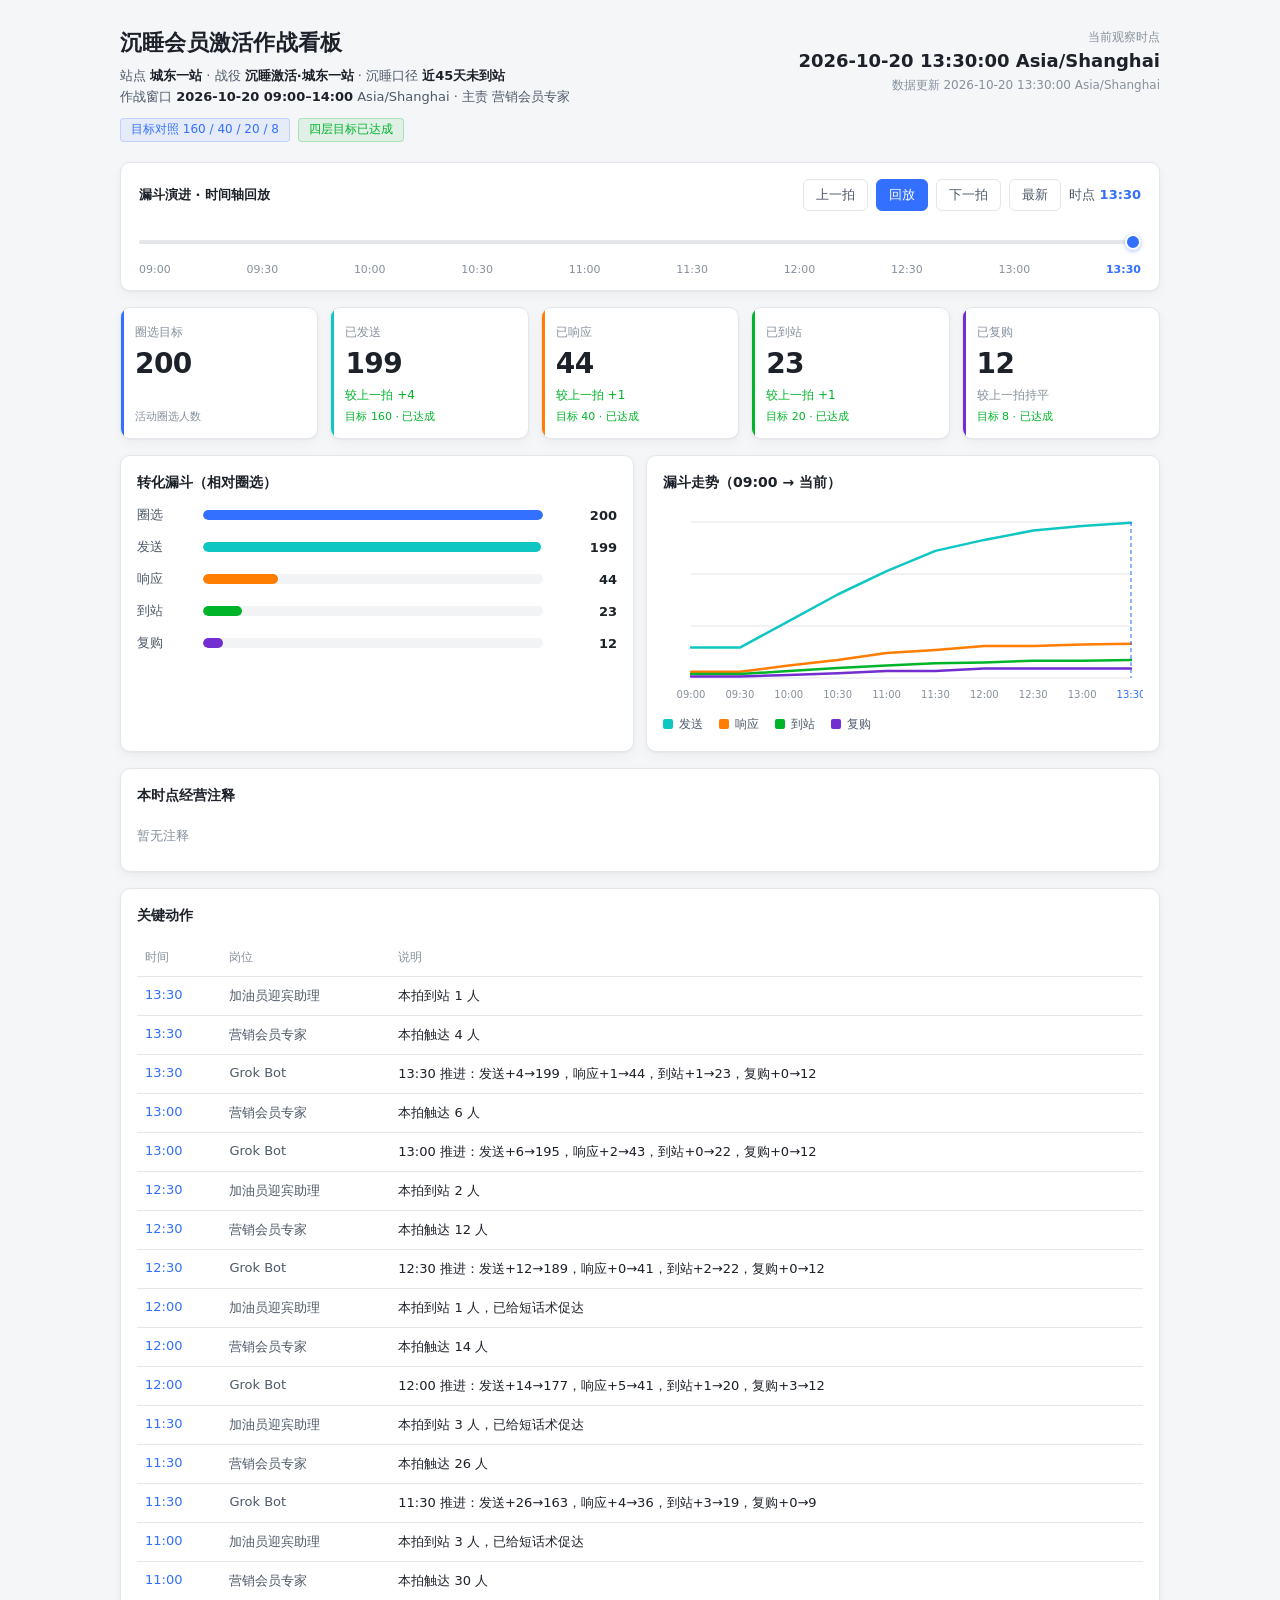
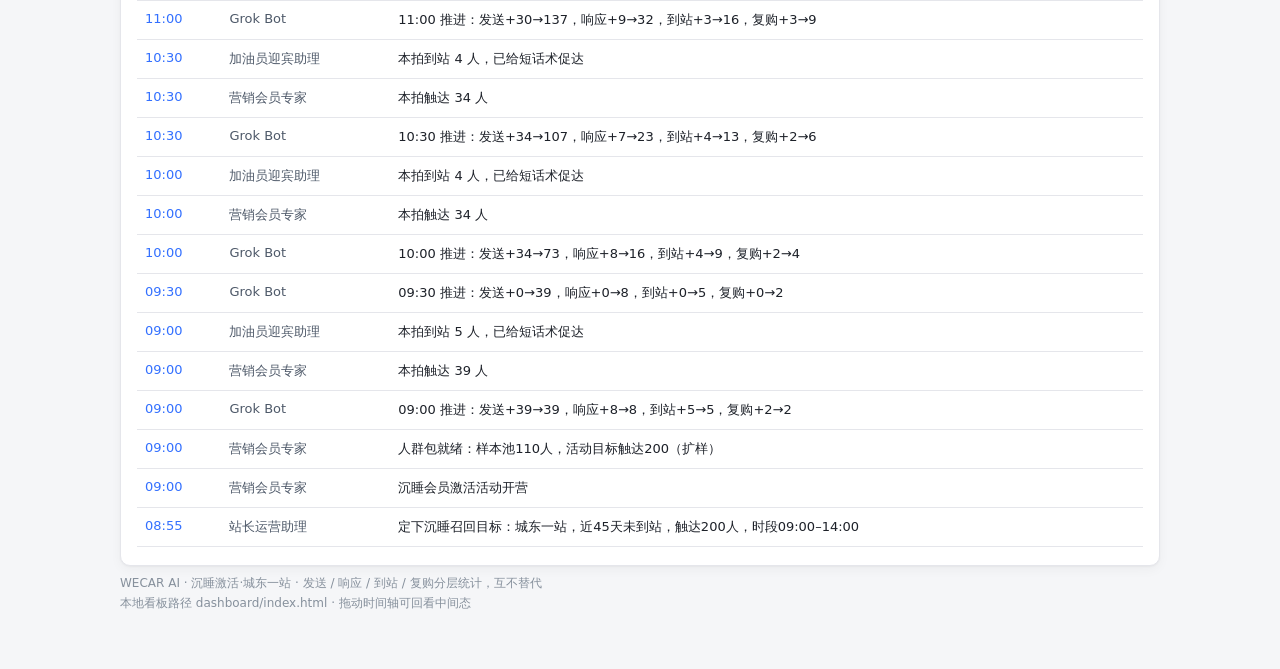
<file: wecar-demo/index.html>
<!DOCTYPE html>
<html lang="zh-CN">
<head>
<meta charset="UTF-8" />
<meta name="viewport" content="width=device-width, initial-scale=1" />
<title>沉睡会员激活作战看板</title>
<style>
  :root {
    --bg: #f5f6f8;
    --card: #ffffff;
    --border: #e5e6eb;
    --border-strong: #c9cdd4;
    --text: #1d2129;
    --text-2: #4e5969;
    --text-3: #86909c;
    --primary: #3370ff;
    --primary-soft: rgba(51, 112, 255, 0.08);
    --success: #00b42a;
    --success-soft: rgba(0, 180, 42, 0.08);
    --warning: #ff7d00;
    --warning-soft: rgba(255, 125, 0, 0.08);
    --danger: #f53f3f;
    --cyan: #0fc6c2;
    --radius: 10px;
    --shadow: 0 1px 2px rgba(0, 0, 0, 0.04), 0 4px 12px rgba(0, 0, 0, 0.04);
    --font: "PingFang SC", "Helvetica Neue", "Noto Sans SC", "Segoe UI", system-ui, -apple-system, sans-serif;
  }
  * { box-sizing: border-box; }
  body {
    margin: 0;
    font-family: var(--font);
    background: var(--bg);
    color: var(--text);
    min-height: 100vh;
    -webkit-font-smoothing: antialiased;
  }
  .wrap {
    max-width: 1080px;
    margin: 0 auto;
    padding: 28px 20px 56px;
  }
  header.top {
    display: flex;
    flex-wrap: wrap;
    align-items: flex-start;
    justify-content: space-between;
    gap: 16px;
    margin-bottom: 20px;
  }
  .title-block h1 {
    margin: 0;
    font-size: 22px;
    font-weight: 600;
    letter-spacing: 0.01em;
    color: var(--text);
  }
  .sub {
    margin-top: 8px;
    font-size: 13px;
    color: var(--text-2);
    line-height: 1.6;
  }
  .sub strong { color: var(--text); font-weight: 600; }
  .badge-row { display: flex; flex-wrap: wrap; gap: 8px; margin-top: 10px; }
  .tag {
    display: inline-flex;
    align-items: center;
    height: 24px;
    padding: 0 10px;
    font-size: 12px;
    border-radius: 4px;
    background: var(--primary-soft);
    color: var(--primary);
    border: 1px solid rgba(51, 112, 255, 0.2);
  }
  .tag.ok {
    background: var(--success-soft);
    color: var(--success);
    border-color: rgba(0, 180, 42, 0.25);
  }
  .meta-right {
    text-align: right;
    font-size: 12px;
    color: var(--text-3);
    line-height: 1.6;
  }
  .meta-right .clock {
    font-size: 18px;
    font-weight: 600;
    color: var(--text);
    font-variant-numeric: tabular-nums;
  }

  /* Playback bar */
  .player {
    background: var(--card);
    border: 1px solid var(--border);
    border-radius: var(--radius);
    box-shadow: var(--shadow);
    padding: 16px 18px 14px;
    margin-bottom: 16px;
  }
  .player-top {
    display: flex;
    align-items: center;
    justify-content: space-between;
    gap: 12px;
    margin-bottom: 12px;
  }
  .player-top .label {
    font-size: 13px;
    font-weight: 600;
    color: var(--text);
  }
  .player-controls {
    display: flex;
    align-items: center;
    gap: 8px;
  }
  .btn {
    appearance: none;
    border: 1px solid var(--border);
    background: var(--card);
    color: var(--text-2);
    height: 32px;
    padding: 0 12px;
    border-radius: 6px;
    font-size: 13px;
    font-family: inherit;
    cursor: pointer;
    display: inline-flex;
    align-items: center;
    gap: 6px;
    transition: border-color .15s, color .15s, background .15s;
  }
  .btn:hover { border-color: var(--primary); color: var(--primary); }
  .btn.primary {
    background: var(--primary);
    border-color: var(--primary);
    color: #fff;
  }
  .btn.primary:hover { filter: brightness(1.05); color: #fff; }
  .btn:disabled { opacity: 0.45; cursor: not-allowed; }
  .tick-label {
    font-size: 13px;
    color: var(--text-2);
    font-variant-numeric: tabular-nums;
  }
  .tick-label strong { color: var(--primary); font-weight: 600; }

  .scrubber-wrap { position: relative; padding: 6px 0 28px; }
  input[type="range"].scrub {
    -webkit-appearance: none;
    appearance: none;
    width: 100%;
    height: 4px;
    border-radius: 999px;
    background: #e5e6eb;
    outline: none;
    margin: 0;
    cursor: pointer;
  }
  input[type="range"].scrub::-webkit-slider-thumb {
    -webkit-appearance: none;
    width: 16px;
    height: 16px;
    border-radius: 50%;
    background: var(--primary);
    border: 2px solid #fff;
    box-shadow: 0 1px 4px rgba(51, 112, 255, 0.45);
    cursor: pointer;
  }
  input[type="range"].scrub::-moz-range-thumb {
    width: 16px;
    height: 16px;
    border-radius: 50%;
    background: var(--primary);
    border: 2px solid #fff;
    box-shadow: 0 1px 4px rgba(51, 112, 255, 0.45);
    cursor: pointer;
  }
  .ticks {
    display: flex;
    justify-content: space-between;
    margin-top: 8px;
    position: absolute;
    left: 0; right: 0; bottom: 0;
    pointer-events: none;
  }
  .ticks span {
    font-size: 11px;
    color: var(--text-3);
    font-variant-numeric: tabular-nums;
    transform: translateX(0);
  }
  .ticks span.active { color: var(--primary); font-weight: 600; }

  /* KPI grid */
  .kpis {
    display: grid;
    grid-template-columns: repeat(5, 1fr);
    gap: 12px;
    margin-bottom: 16px;
  }
  @media (max-width: 800px) {
    .kpis { grid-template-columns: repeat(2, 1fr); }
    .kpis .kpi:first-child { grid-column: span 2; }
  }
  .kpi {
    background: var(--card);
    border: 1px solid var(--border);
    border-radius: var(--radius);
    box-shadow: var(--shadow);
    padding: 16px 14px 14px;
    position: relative;
    overflow: hidden;
  }
  .kpi::before {
    content: "";
    position: absolute;
    left: 0; top: 0; bottom: 0;
    width: 3px;
    background: var(--primary);
  }
  .kpi.s::before { background: var(--cyan); }
  .kpi.r::before { background: var(--warning); }
  .kpi.a::before { background: var(--success); }
  .kpi.p::before { background: #722ed1; }
  .kpi .k-label {
    font-size: 12px;
    color: var(--text-3);
    margin-bottom: 8px;
  }
  .kpi .k-value {
    font-size: 28px;
    font-weight: 650;
    font-variant-numeric: tabular-nums;
    letter-spacing: -0.02em;
    color: var(--text);
    line-height: 1.1;
  }
  .kpi .k-delta {
    margin-top: 8px;
    font-size: 12px;
    font-variant-numeric: tabular-nums;
    color: var(--text-3);
    min-height: 18px;
  }
  .kpi .k-delta.up { color: var(--success); }
  .kpi .k-delta.flat { color: var(--text-3); }
  .kpi .k-goal {
    margin-top: 4px;
    font-size: 11px;
    color: var(--text-3);
  }
  .kpi .k-goal.hit { color: var(--success); }

  .grid-2 {
    display: grid;
    grid-template-columns: 1fr 1fr;
    gap: 12px;
    margin-bottom: 16px;
  }
  @media (max-width: 800px) {
    .grid-2 { grid-template-columns: 1fr; }
  }
  .card {
    background: var(--card);
    border: 1px solid var(--border);
    border-radius: var(--radius);
    box-shadow: var(--shadow);
    padding: 18px 16px;
  }
  .card h2 {
    margin: 0 0 14px;
    font-size: 14px;
    font-weight: 600;
    color: var(--text);
  }

  /* Funnel bars */
  .funnel { display: flex; flex-direction: column; gap: 14px; }
  .bar-row {
    display: grid;
    grid-template-columns: 56px 1fr 64px;
    align-items: center;
    gap: 10px;
  }
  .bar-row .name { font-size: 13px; color: var(--text-2); }
  .track {
    height: 10px;
    background: #f2f3f5;
    border-radius: 999px;
    overflow: hidden;
  }
  .fill {
    height: 100%;
    border-radius: 999px;
    width: 0%;
    transition: width 0.35s ease;
    background: var(--primary);
  }
  .fill.s { background: var(--cyan); }
  .fill.r { background: var(--warning); }
  .fill.a { background: var(--success); }
  .fill.p { background: #722ed1; }
  .bar-row .num {
    text-align: right;
    font-variant-numeric: tabular-nums;
    font-size: 13px;
    font-weight: 600;
    color: var(--text);
  }

  /* Chart */
  .chart-wrap { position: relative; height: 200px; }
  .chart-wrap svg { width: 100%; height: 100%; display: block; }
  .legend {
    display: flex;
    flex-wrap: wrap;
    gap: 12px 16px;
    margin-top: 10px;
    font-size: 12px;
    color: var(--text-2);
  }
  .legend i {
    display: inline-block;
    width: 10px;
    height: 10px;
    border-radius: 2px;
    margin-right: 6px;
    vertical-align: -1px;
  }

  /* Events / notes */
  .note-empty {
    font-size: 13px;
    color: var(--text-3);
    padding: 8px 0;
  }
  table.ev {
    width: 100%;
    border-collapse: collapse;
    font-size: 13px;
  }
  table.ev th, table.ev td {
    text-align: left;
    padding: 10px 8px;
    border-bottom: 1px solid var(--border);
    vertical-align: top;
  }
  table.ev th {
    color: var(--text-3);
    font-weight: 500;
    font-size: 12px;
  }
  table.ev td.time {
    white-space: nowrap;
    color: var(--primary);
    font-variant-numeric: tabular-nums;
    font-weight: 500;
  }
  table.ev td.actor { color: var(--text-2); white-space: nowrap; }

  footer.foot {
    margin-top: 8px;
    font-size: 12px;
    color: var(--text-3);
    line-height: 1.6;
  }
</style>
</head>
<body>
  <div class="wrap">
    <header class="top">
      <div class="title-block">
        <h1>沉睡会员激活作战看板</h1>
        <div class="sub">
          站点 <strong>城东一站</strong> · 战役 <strong>沉睡激活·城东一站</strong> · 沉睡口径 <strong>近45天未到站</strong><br />
          作战窗口 <strong>2026-10-20 09:00–14:00</strong> Asia/Shanghai · 主责 营销会员专家
        </div>
        <div class="badge-row">
          <span class="tag" id="goal-tag">目标对照 160 / 40 / 20 / 8</span>
          <span class="tag ok" id="status-tag" hidden>四层目标已达成</span>
        </div>
      </div>
      <div class="meta-right">
        当前观察时点<br />
        <div class="clock" id="view-clock">—</div>
        <div>数据更新 <span id="updated-at">2026-10-20T13:30:00+08:00</span></div>
      </div>
    </header>

    <section class="player" aria-label="时间轴回放">
      <div class="player-top">
        <div class="label">漏斗演进 · 时间轴回放</div>
        <div class="player-controls">
          <button type="button" class="btn" id="btn-prev" title="上一拍">上一拍</button>
          <button type="button" class="btn primary" id="btn-play" title="自动回放">回放</button>
          <button type="button" class="btn" id="btn-next" title="下一拍">下一拍</button>
          <button type="button" class="btn" id="btn-latest" title="跳到最新">最新</button>
          <span class="tick-label">时点 <strong id="tick-name">—</strong></span>
        </div>
      </div>
      <div class="scrubber-wrap">
        <input type="range" class="scrub" id="scrub" min="0" max="0" value="0" step="1" />
        <div class="ticks" id="tick-marks"></div>
      </div>
    </section>

    <section class="kpis" aria-label="关键指标">
      <div class="kpi t">
        <div class="k-label">圈选目标</div>
        <div class="k-value" data-kpi="targeted">200</div>
        <div class="k-delta" data-delta="targeted"></div>
        <div class="k-goal">活动圈选人数</div>
      </div>
      <div class="kpi s">
        <div class="k-label">已发送</div>
        <div class="k-value" data-kpi="sent">199</div>
        <div class="k-delta" data-delta="sent"></div>
        <div class="k-goal" data-goal="sent">目标 160</div>
      </div>
      <div class="kpi r">
        <div class="k-label">已响应</div>
        <div class="k-value" data-kpi="responded">44</div>
        <div class="k-delta" data-delta="responded"></div>
        <div class="k-goal" data-goal="responded">目标 40</div>
      </div>
      <div class="kpi a">
        <div class="k-label">已到站</div>
        <div class="k-value" data-kpi="arrived">23</div>
        <div class="k-delta" data-delta="arrived"></div>
        <div class="k-goal" data-goal="arrived">目标 20</div>
      </div>
      <div class="kpi p">
        <div class="k-label">已复购</div>
        <div class="k-value" data-kpi="repurchase">12</div>
        <div class="k-delta" data-delta="repurchase"></div>
        <div class="k-goal" data-goal="repurchase">目标 8</div>
      </div>
    </section>

    <div class="grid-2">
      <section class="card">
        <h2>转化漏斗（相对圈选）</h2>
        <div class="funnel" id="funnel-bars">
          <div class="bar-row"><span class="name">圈选</span><div class="track"><div class="fill t" id="bar-targeted"></div></div><span class="num" id="num-targeted">200</span></div>
          <div class="bar-row"><span class="name">发送</span><div class="track"><div class="fill s" id="bar-sent"></div></div><span class="num" id="num-sent">0</span></div>
          <div class="bar-row"><span class="name">响应</span><div class="track"><div class="fill r" id="bar-responded"></div></div><span class="num" id="num-responded">0</span></div>
          <div class="bar-row"><span class="name">到站</span><div class="track"><div class="fill a" id="bar-arrived"></div></div><span class="num" id="num-arrived">0</span></div>
          <div class="bar-row"><span class="name">复购</span><div class="track"><div class="fill p" id="bar-repurchase"></div></div><span class="num" id="num-repurchase">0</span></div>
        </div>
      </section>

      <section class="card">
        <h2>漏斗走势（09:00 → 当前）</h2>
        <div class="chart-wrap">
          <svg id="trend-chart" viewBox="0 0 480 200" preserveAspectRatio="none" aria-label="漏斗走势图"></svg>
        </div>
        <div class="legend">
          <span><i style="background:#0fc6c2"></i>发送</span>
          <span><i style="background:#ff7d00"></i>响应</span>
          <span><i style="background:#00b42a"></i>到站</span>
          <span><i style="background:#722ed1"></i>复购</span>
        </div>
      </section>
    </div>

    <section class="card" style="margin-bottom:16px">
      <h2>本时点经营注释</h2>
      <div id="anno-box" class="note-empty">暂无注释</div>
    </section>

    <section class="card">
      <h2>关键动作</h2>
      <div style="overflow-x:auto">
        <table class="ev">
          <thead>
            <tr><th>时间</th><th>岗位</th><th>说明</th></tr>
          </thead>
          <tbody id="events-body"></tbody>
        </table>
      </div>
    </section>

    <footer class="foot">
      WECAR AI · 沉睡激活·城东一站 · 发送 / 响应 / 到站 / 复购分层统计，互不替代<br />
      本地看板路径 dashboard/index.html · 拖动时间轴可回看中间态
    </footer>
  </div>

  <script src="data.js"></script>
  <script>
(function () {
  var GOALS = { sent: 160, responded: 40, arrived: 20, repurchase: 8 };
  var KEYS = ["targeted", "sent", "responded", "arrived", "repurchase"];
  var COLORS = { sent: "#0fc6c2", responded: "#ff7d00", arrived: "#00b42a", repurchase: "#722ed1" };

  var state = {
    timeline: [],
    events: [],
    annotations: {}, // { "2026-10-20T10:00:00+08:00": "注释…" } 预留
    index: 0,
    playing: false,
    timer: null,
    updatedAt: ""
  };

  function stripBanned(s) {
    if (s == null) return "";
    var t = String(s);
    t = t.replace(/非真实发送/g, "");
    t = t.replace(/非真实客户/g, "");
    t = t.replace(/无真实触达通道[，,.]?/g, "");
    t = t.replace(/未接真实企微\/发券[。.]?/g, "");
    t = t.replace(/[（(]\s*[)）]/g, "");
    t = t.replace(/\s{2,}/g, " ").trim();
    t = t.replace(/^[，,、；;：:\s]+|[，,、；;：:\s]+$/g, "");
    return t;
  }

  function shortTime(iso) {
    if (!iso) return "—";
    var m = String(iso).match(/T(\d{2}:\d{2})/);
    return m ? m[1] : stripBanned(iso);
  }

  function displayClock(iso) {
    if (!iso) return "—";
    return String(iso).replace("T", " ").replace(/\+08:00$/, " Asia/Shanghai");
  }

  function buildTimeline(funnel) {
    var tl = (funnel && funnel.timeline) || [];
    if (tl.length) {
      return tl.map(function (t) {
        return {
          at: t.at,
          label: stripBanned(t.label) || shortTime(t.at),
          targeted: t.targeted,
          sent: t.sent,
          responded: t.responded,
          arrived: t.arrived,
          repurchase: t.repurchase,
          note: t.note || t.annotation || ""
        };
      });
    }
    var c = (funnel && funnel.counters) || {};
    return [{
      at: funnel.updated_at || "",
      label: shortTime(funnel.updated_at),
      targeted: c.targeted || 0,
      sent: c.sent || 0,
      responded: c.responded || 0,
      arrived: c.arrived || 0,
      repurchase: c.repurchase || 0,
      note: ""
    }];
  }

  function setDelta(key, cur, prev) {
    var el = document.querySelector('[data-delta="' + key + '"]');
    if (!el) return;
    if (prev == null || key === "targeted") {
      el.textContent = "";
      el.className = "k-delta";
      return;
    }
    var d = (cur || 0) - (prev || 0);
    if (d > 0) {
      el.textContent = "较上一拍 +" + d;
      el.className = "k-delta up";
    } else if (d === 0) {
      el.textContent = "较上一拍持平";
      el.className = "k-delta flat";
    } else {
      el.textContent = "较上一拍 " + d;
      el.className = "k-delta";
    }
  }

  function setGoalHint(key, val) {
    var el = document.querySelector('[data-goal="' + key + '"]');
    if (!el || GOALS[key] == null) return;
    var g = GOALS[key];
    el.textContent = "目标 " + g + (val >= g ? " · 已达成" : "");
    el.className = "k-goal" + (val >= g ? " hit" : "");
  }

  function applyPoint(idx) {
    var tl = state.timeline;
    if (!tl.length) return;
    idx = Math.max(0, Math.min(tl.length - 1, idx));
    state.index = idx;
    var cur = tl[idx];
    var prev = idx > 0 ? tl[idx - 1] : null;
    var target = cur.targeted || 200;

    KEYS.forEach(function (key) {
      var val = cur[key] || 0;
      document.querySelectorAll('[data-kpi="' + key + '"]').forEach(function (el) {
        el.textContent = val;
      });
      var num = document.getElementById("num-" + key);
      if (num) num.textContent = val;
      var bar = document.getElementById("bar-" + key);
      if (bar) {
        var pct = Math.max(0, Math.min(100, (val / target) * 100));
        bar.style.width = pct + "%";
      }
      setDelta(key, val, prev ? prev[key] : null);
      setGoalHint(key, val);
    });

    document.getElementById("view-clock").textContent = displayClock(cur.at);
    document.getElementById("tick-name").textContent = cur.label || shortTime(cur.at);
    document.getElementById("scrub").value = String(idx);

    var marks = document.querySelectorAll("#tick-marks span");
    marks.forEach(function (m, i) {
      m.classList.toggle("active", i === idx);
    });

    // annotations: timeline.note or state.annotations[at]
    var anno = stripBanned(cur.note) || stripBanned(state.annotations[cur.at] || "");
    var box = document.getElementById("anno-box");
    if (anno) {
      box.className = "";
      box.textContent = anno;
    } else {
      box.className = "note-empty";
      box.textContent = "暂无注释";
    }

    // goal status at this point
    var hit = cur.sent >= GOALS.sent && cur.responded >= GOALS.responded &&
      cur.arrived >= GOALS.arrived && cur.repurchase >= GOALS.repurchase;
    var st = document.getElementById("status-tag");
    st.hidden = !hit;

    renderChart(idx);
    renderEvents(cur.at);
  }

  function renderChart(uptoIdx) {
    var svg = document.getElementById("trend-chart");
    var tl = state.timeline;
    if (!tl.length) { svg.innerHTML = ""; return; }
    var n = uptoIdx + 1;
    var pts = tl.slice(0, n);
    var W = 480, H = 200, padL = 28, padR = 12, padT = 16, padB = 28;
    var maxY = 1;
    pts.forEach(function (p) {
      maxY = Math.max(maxY, p.sent || 0, p.responded || 0, p.arrived || 0, p.repurchase || 0, p.targeted || 0);
    });
    // also show full timeline max for stable scale? Use full timeline max so scrubbing doesn't rescale wildly
    state.timeline.forEach(function (p) {
      maxY = Math.max(maxY, p.sent || 0, p.targeted || 0);
    });
    function x(i) {
      if (state.timeline.length <= 1) return padL;
      return padL + (W - padL - padR) * (i / (state.timeline.length - 1));
    }
    function y(v) {
      return padT + (H - padT - padB) * (1 - (v / maxY));
    }
    function series(key) {
      var d = [];
      for (var i = 0; i < pts.length; i++) {
        d.push((i === 0 ? "M" : "L") + x(i).toFixed(1) + "," + y(pts[i][key] || 0).toFixed(1));
      }
      return d.join(" ");
    }
    var grid = "";
    for (var g = 0; g < 4; g++) {
      var gy = padT + (H - padT - padB) * (g / 3);
      grid += '<line x1="' + padL + '" y1="' + gy + '" x2="' + (W - padR) + '" y2="' + gy + '" stroke="#e5e6eb" stroke-width="1"/>';
    }
    // cursor vertical line at current
    var cx = x(uptoIdx);
    var cursor = '<line x1="' + cx + '" y1="' + padT + '" x2="' + cx + '" y2="' + (H - padB) + '" stroke="#3370ff" stroke-width="1.5" stroke-dasharray="4 3" opacity="0.7"/>';
    var labels = "";
    state.timeline.forEach(function (p, i) {
      labels += '<text x="' + x(i) + '" y="' + (H - 8) + '" text-anchor="middle" font-size="10" fill="' +
        (i === uptoIdx ? "#3370ff" : "#86909c") + '" font-family="system-ui,sans-serif">' +
        shortTime(p.at) + "</text>";
    });
    svg.innerHTML = grid +
      '<path d="' + series("sent") + '" fill="none" stroke="' + COLORS.sent + '" stroke-width="2.5" stroke-linecap="round" stroke-linejoin="round"/>' +
      '<path d="' + series("responded") + '" fill="none" stroke="' + COLORS.responded + '" stroke-width="2.5" stroke-linecap="round" stroke-linejoin="round"/>' +
      '<path d="' + series("arrived") + '" fill="none" stroke="' + COLORS.arrived + '" stroke-width="2.5" stroke-linecap="round" stroke-linejoin="round"/>' +
      '<path d="' + series("repurchase") + '" fill="none" stroke="' + COLORS.repurchase + '" stroke-width="2.5" stroke-linecap="round" stroke-linejoin="round"/>' +
      cursor + labels;
  }

  function renderEvents(atIso) {
    var tbody = document.getElementById("events-body");
    var ev = state.events || [];
    // show events up to current tick time
    var filtered = ev.filter(function (e) {
      return !atIso || String(e.ts || "") <= String(atIso);
    });
    // prefer meaningful types; still show all cleaned
    var rows = filtered.slice().reverse().map(function (e) {
      var msg = stripBanned(e.msg || "");
      if (!msg) return "";
      return "<tr><td class=\"time\">" + shortTime(e.ts) + "</td><td class=\"actor\">" +
        stripBanned(e.actor || "") + "</td><td>" + msg + "</td></tr>";
    }).filter(Boolean);
    tbody.innerHTML = rows.length ? rows.join("") :
      '<tr><td colspan="3" style="color:#86909c">暂无动作记录</td></tr>';
  }

  function setupScrubber() {
    var scrub = document.getElementById("scrub");
    scrub.max = String(Math.max(0, state.timeline.length - 1));
    scrub.value = String(state.index);
    var marks = document.getElementById("tick-marks");
    marks.innerHTML = state.timeline.map(function (t) {
      return "<span>" + (t.label || shortTime(t.at)) + "</span>";
    }).join("");
  }

  function stopPlay() {
    state.playing = false;
    if (state.timer) { clearInterval(state.timer); state.timer = null; }
    document.getElementById("btn-play").textContent = "回放";
  }

  function startPlay() {
    if (state.timeline.length <= 1) return;
    stopPlay();
    // if at end, restart from 0
    if (state.index >= state.timeline.length - 1) {
      applyPoint(0);
    }
    state.playing = true;
    document.getElementById("btn-play").textContent = "暂停";
    state.timer = setInterval(function () {
      if (state.index >= state.timeline.length - 1) {
        stopPlay();
        return;
      }
      applyPoint(state.index + 1);
    }, 900);
  }

  function ingest(payload) {
    var funnel = payload.funnel || payload;
    state.timeline = buildTimeline(funnel);
    state.events = payload.events || [];
    state.annotations = payload.annotations || funnel.annotations || {};
    state.updatedAt = funnel.updated_at || payload.generated_at || "";
    document.getElementById("updated-at").textContent = displayClock(state.updatedAt);
    setupScrubber();
    applyPoint(state.timeline.length - 1);
  }

  document.getElementById("scrub").addEventListener("input", function (e) {
    stopPlay();
    applyPoint(parseInt(e.target.value, 10) || 0);
  });
  document.getElementById("btn-prev").addEventListener("click", function () {
    stopPlay();
    applyPoint(state.index - 1);
  });
  document.getElementById("btn-next").addEventListener("click", function () {
    stopPlay();
    applyPoint(state.index + 1);
  });
  document.getElementById("btn-latest").addEventListener("click", function () {
    stopPlay();
    applyPoint(state.timeline.length - 1);
  });
  document.getElementById("btn-play").addEventListener("click", function () {
    if (state.playing) stopPlay();
    else startPlay();
  });

  if (window.FUNNEL) ingest(window.FUNNEL);

  async function refresh() {
    try {
      var r = await fetch("funnel.json?_=" + Date.now(), { cache: "no-store" });
      if (r.ok) {
        var funnel = await r.json();
        var ev = [];
        try {
          var er = await fetch("events.jsonl?_=" + Date.now(), { cache: "no-store" });
          if (er.ok) {
            var text = await er.text();
            ev = text.trim().split("\n").filter(Boolean).map(function (l) { return JSON.parse(l); });
          }
        } catch (e) {}
        var keepIdx = state.index;
        var atEnd = keepIdx >= state.timeline.length - 1;
        ingest({ funnel: funnel, events: ev, annotations: state.annotations });
        if (!atEnd && keepIdx < state.timeline.length) applyPoint(keepIdx);
        return;
      }
    } catch (e) {}
    try {
      var s = document.createElement("script");
      s.src = "data.js?_=" + Date.now();
      s.onload = function () { if (window.FUNNEL) ingest(window.FUNNEL); };
      document.body.appendChild(s);
    } catch (e2) {}
  }
  setInterval(refresh, 60000);
})();
  </script>
</body>
</html>
</file>
